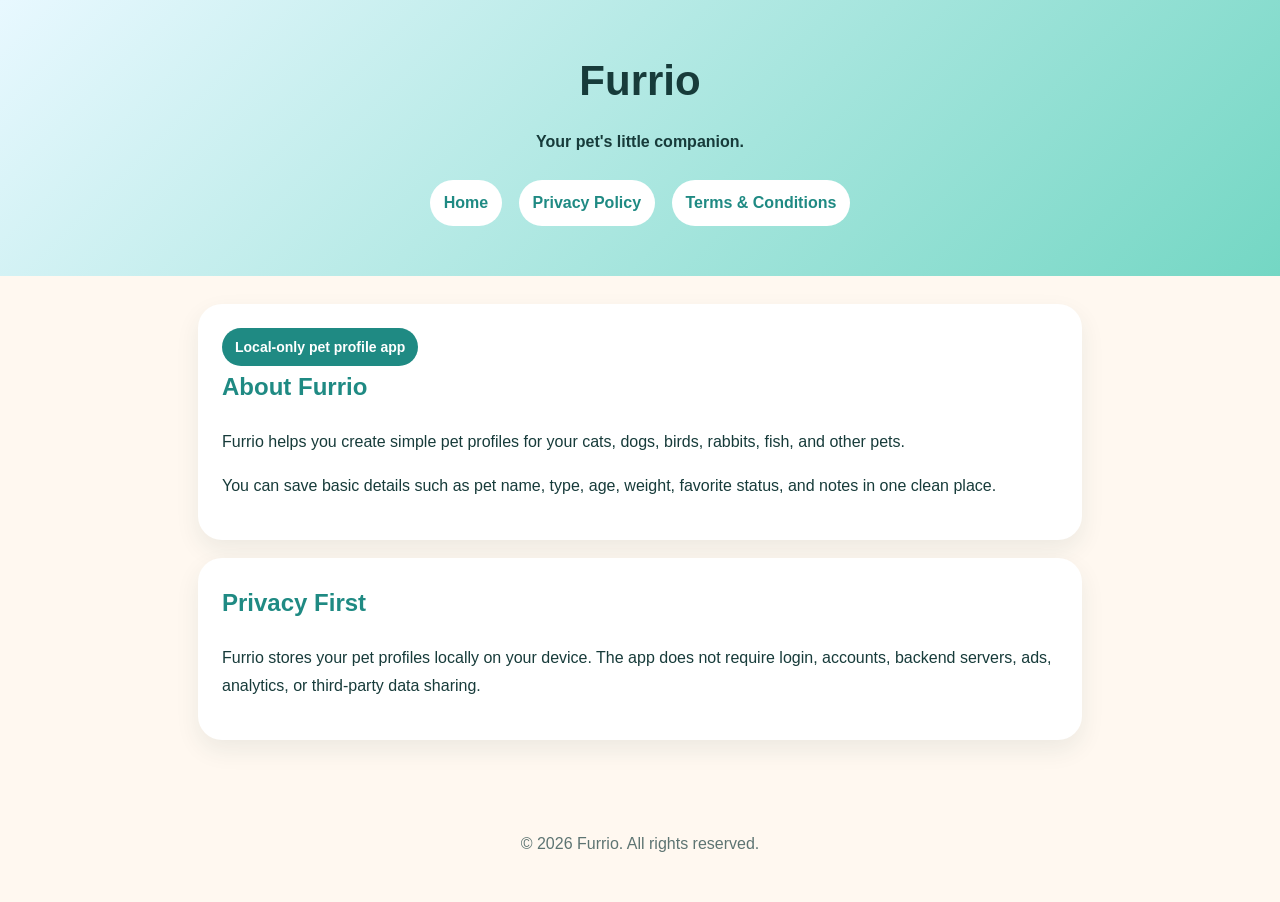
<file: docs/index.html>
<!DOCTYPE html>
<html lang="en">
<head>
    <meta charset="UTF-8" />
    <meta name="viewport" content="width=device-width, initial-scale=1.0" />
    <title>Furrio</title>
    <link rel="stylesheet" href="styles.css" />
</head>
<body>
<header>
    <h1>Furrio</h1>
    <p>Your pet's little companion.</p>
    <nav>
        <a href="index.html">Home</a>
        <a href="privacy-policy.html">Privacy Policy</a>
        <a href="terms-conditions.html">Terms & Conditions</a>
    </nav>
</header>

<main>
    <section class="card">
        <span class="badge">Local-only pet profile app</span>
        <h2>About Furrio</h2>
        <p>Furrio helps you create simple pet profiles for your cats, dogs, birds, rabbits, fish, and other pets.</p>
        <p>You can save basic details such as pet name, type, age, weight, favorite status, and notes in one clean place.</p>
    </section>

    <section class="card">
        <h2>Privacy First</h2>
        <p>Furrio stores your pet profiles locally on your device. The app does not require login, accounts, backend servers, ads, analytics, or third-party data sharing.</p>
    </section>
</main>

<footer>
    <p>© 2026 Furrio. All rights reserved.</p>
</footer>
</body>
</html>
</file>
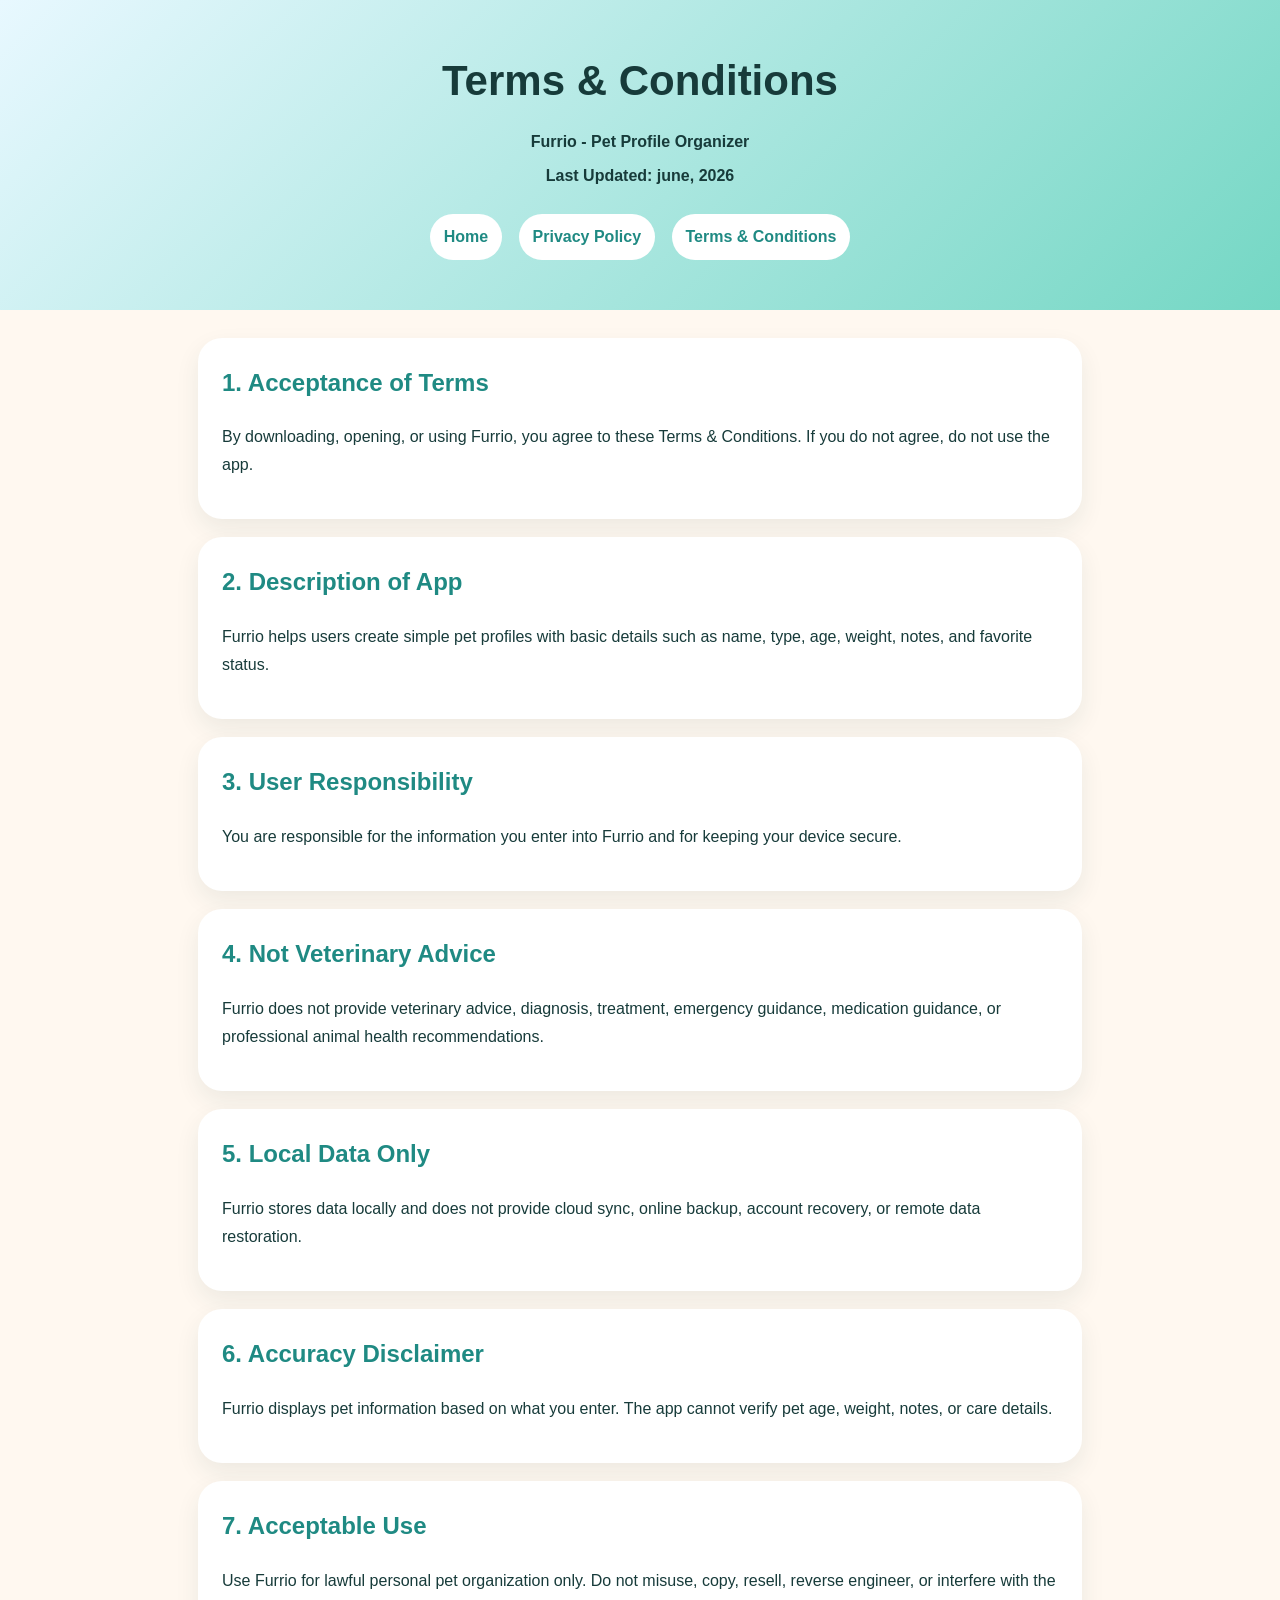
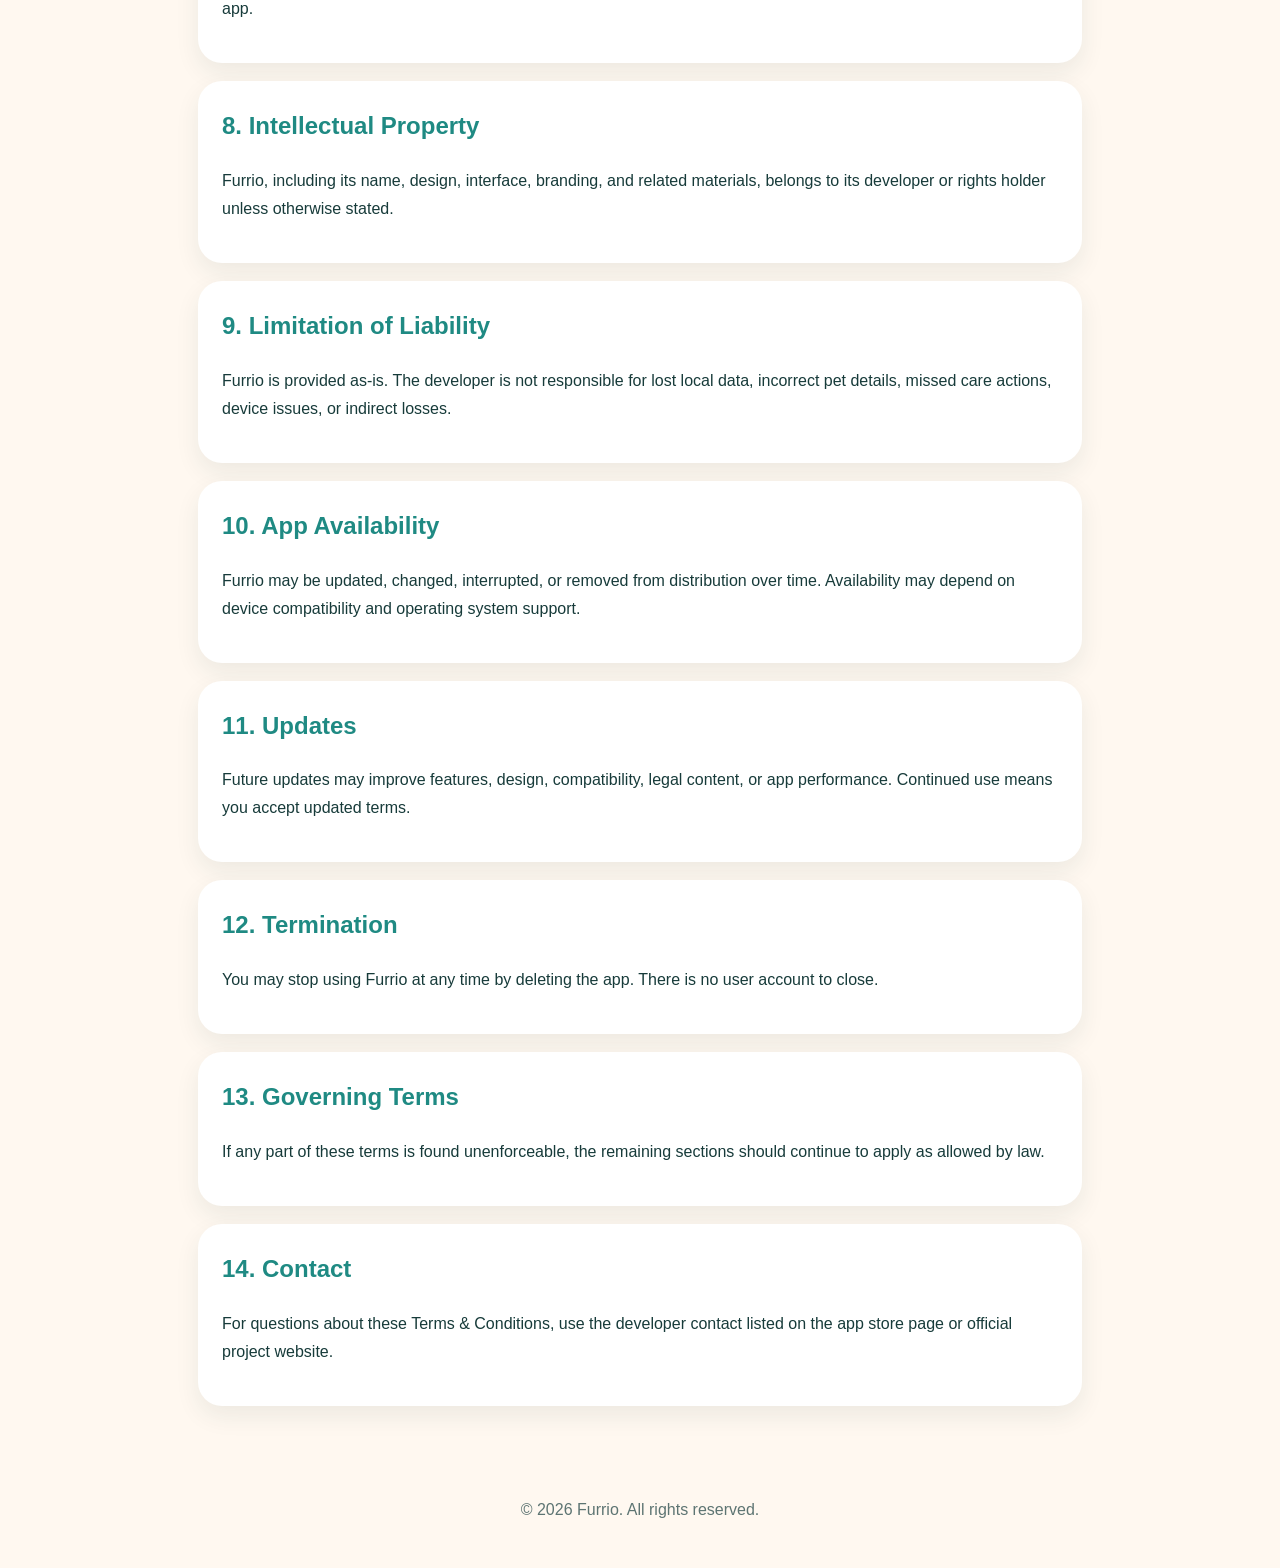
<file: docs/terms-conditions.html>
<!DOCTYPE html>
<html lang="en">
<head>
    <meta charset="UTF-8" />
    <meta name="viewport" content="width=device-width, initial-scale=1.0" />
    <title>Furrio Terms & Conditions</title>
    <link rel="stylesheet" href="styles.css" />
</head>
<body>
<header>
    <h1>Terms & Conditions</h1>
    <p>Furrio - Pet Profile Organizer</p>
    <p>Last Updated: june, 2026</p>
    <nav>
        <a href="index.html">Home</a>
        <a href="privacy-policy.html">Privacy Policy</a>
        <a href="terms-conditions.html">Terms & Conditions</a>
    </nav>
</header>

<main>
    <section class="card"><h2>1. Acceptance of Terms</h2><p>By downloading, opening, or using Furrio, you agree to these Terms & Conditions. If you do not agree, do not use the app.</p></section>
    <section class="card"><h2>2. Description of App</h2><p>Furrio helps users create simple pet profiles with basic details such as name, type, age, weight, notes, and favorite status.</p></section>
    <section class="card"><h2>3. User Responsibility</h2><p>You are responsible for the information you enter into Furrio and for keeping your device secure.</p></section>
    <section class="card"><h2>4. Not Veterinary Advice</h2><p>Furrio does not provide veterinary advice, diagnosis, treatment, emergency guidance, medication guidance, or professional animal health recommendations.</p></section>
    <section class="card"><h2>5. Local Data Only</h2><p>Furrio stores data locally and does not provide cloud sync, online backup, account recovery, or remote data restoration.</p></section>
    <section class="card"><h2>6. Accuracy Disclaimer</h2><p>Furrio displays pet information based on what you enter. The app cannot verify pet age, weight, notes, or care details.</p></section>
    <section class="card"><h2>7. Acceptable Use</h2><p>Use Furrio for lawful personal pet organization only. Do not misuse, copy, resell, reverse engineer, or interfere with the app.</p></section>
    <section class="card"><h2>8. Intellectual Property</h2><p>Furrio, including its name, design, interface, branding, and related materials, belongs to its developer or rights holder unless otherwise stated.</p></section>
    <section class="card"><h2>9. Limitation of Liability</h2><p>Furrio is provided as-is. The developer is not responsible for lost local data, incorrect pet details, missed care actions, device issues, or indirect losses.</p></section>
    <section class="card"><h2>10. App Availability</h2><p>Furrio may be updated, changed, interrupted, or removed from distribution over time. Availability may depend on device compatibility and operating system support.</p></section>
    <section class="card"><h2>11. Updates</h2><p>Future updates may improve features, design, compatibility, legal content, or app performance. Continued use means you accept updated terms.</p></section>
    <section class="card"><h2>12. Termination</h2><p>You may stop using Furrio at any time by deleting the app. There is no user account to close.</p></section>
    <section class="card"><h2>13. Governing Terms</h2><p>If any part of these terms is found unenforceable, the remaining sections should continue to apply as allowed by law.</p></section>
    <section class="card"><h2>14. Contact</h2><p>For questions about these Terms & Conditions, use the developer contact listed on the app store page or official project website.</p></section>
</main>

<footer>
    <p>© 2026 Furrio. All rights reserved.</p>
</footer>
</body>
</html>
</file>
<file: docs/styles.css>
:root {
  --mint: #74d7c4;
  --teal: #1f8a83;
  --dark: #173b3a;
  --cream: #fff8f0;
  --coral: #ff8a7a;
  --sky: #e8f8ff;
  --white: #ffffff;
}

* {
  box-sizing: border-box;
}

body {
  margin: 0;
  font-family: Arial, Helvetica, sans-serif;
  background: var(--cream);
  color: var(--dark);
  line-height: 1.75;
}

header {
  background: linear-gradient(135deg, var(--sky), var(--mint));
  padding: 44px 20px;
  text-align: center;
}

header h1 {
  font-size: 42px;
  margin: 0 0 10px;
}

header p {
  margin: 6px 0;
  font-weight: 600;
}

nav {
  margin-top: 18px;
}

nav a {
  display: inline-block;
  margin: 6px;
  padding: 9px 14px;
  background: var(--white);
  color: var(--teal);
  border-radius: 999px;
  text-decoration: none;
  font-weight: 700;
}

main {
  max-width: 920px;
  margin: auto;
  padding: 28px 18px;
}

.card {
  background: var(--white);
  border-radius: 24px;
  padding: 24px;
  margin-bottom: 18px;
  box-shadow: 0 10px 24px rgba(23, 59, 58, 0.08);
}

h2 {
  margin-top: 0;
  color: var(--teal);
}

.badge {
  display: inline-block;
  background: var(--teal);
  color: white;
  padding: 7px 13px;
  border-radius: 999px;
  font-size: 14px;
  font-weight: 700;
}

footer {
  text-align: center;
  padding: 28px 20px;
  color: #5d7472;
}
</file>
